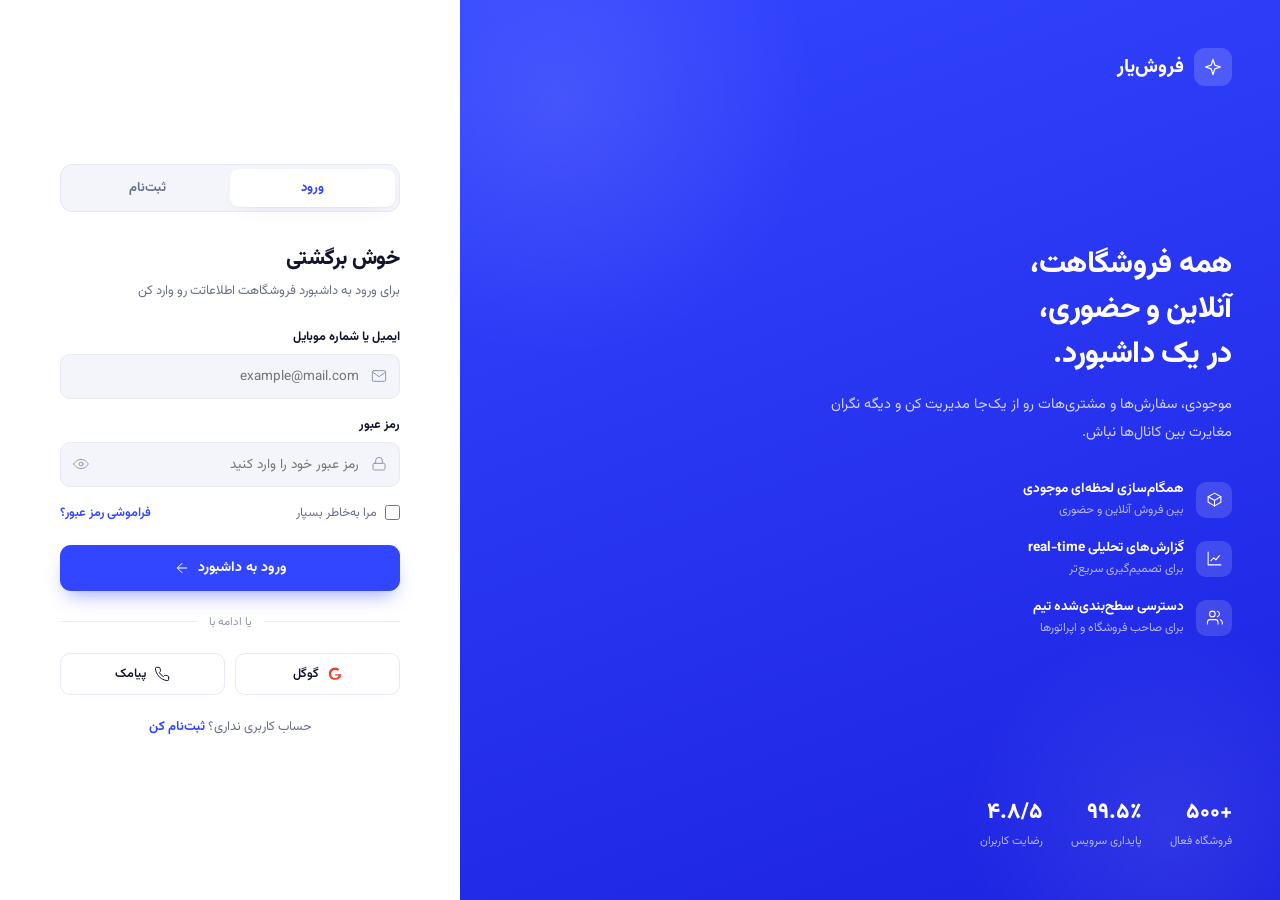
<file: index.html>
<!doctype html>
<html lang="fa" dir="rtl">
  <head>
    <meta charset="UTF-8" />
    <meta name="viewport" content="width=device-width, initial-scale=1.0, viewport-fit=cover" />
    <meta name="theme-color" content="#3346ff" />
    <title>فروش‌یار | ورود و ثبت‌نام</title>

    <link rel="preconnect" href="https://fonts.googleapis.com" />
    <link rel="preconnect" href="https://fonts.gstatic.com" crossorigin />
    <link
      href="https://fonts.googleapis.com/css2?family=Vazirmatn:wght@400;500;600;700;800&display=swap"
      rel="stylesheet"
    />

    <link rel="stylesheet" href="css/base.css" />
    <link rel="stylesheet" href="css/auth.css" />
  </head>

  <body>
    <div class="auth-shell">
      <!-- ============ Brand panel (hidden under 940px) ============ -->
      <section class="auth-brand">
        <div class="auth-logo">
          <div class="auth-logo-mark" data-icon="sparkle"></div>
          <div class="auth-logo-name">فروش‌یار</div>
        </div>

        <div class="auth-pitch">
          <h2>همه فروشگاهت،<br />آنلاین و حضوری،<br />در یک داشبورد.</h2>
          <p>موجودی، سفارش‌ها و مشتری‌هات رو از یک‌جا مدیریت کن و دیگه نگران مغایرت بین کانال‌ها نباش.</p>

          <div class="feature-list">
            <div class="feature">
              <div class="feature-icon" data-icon="inventory"></div>
              <div><b>همگام‌سازی لحظه‌ای موجودی</b><span>بین فروش آنلاین و حضوری</span></div>
            </div>
            <div class="feature">
              <div class="feature-icon" data-icon="analytics"></div>
              <div><b>گزارش‌های تحلیلی real-time</b><span>برای تصمیم‌گیری سریع‌تر</span></div>
            </div>
            <div class="feature">
              <div class="feature-icon" data-icon="customers"></div>
              <div><b>دسترسی سطح‌بندی‌شده تیم</b><span>برای صاحب فروشگاه و اپراتورها</span></div>
            </div>
          </div>
        </div>

        <div class="auth-stats">
          <div><b>+۵۰۰</b><span>فروشگاه فعال</span></div>
          <div><b>۹۹.۵٪</b><span>پایداری سرویس</span></div>
          <div><b>۴.۸/۵</b><span>رضایت کاربران</span></div>
        </div>
      </section>

      <!-- ============ Form panel ============ -->
      <section class="auth-form-panel">
        <div class="auth-form-wrap">
          <div class="auth-tabs" role="tablist">
            <button class="auth-tab active" data-view="login" role="tab">ورود</button>
            <button class="auth-tab" data-view="signup" role="tab">ثبت‌نام</button>
          </div>

          <!-- ---------- Login ---------- -->
          <div class="auth-view active" id="view-login">
            <div class="auth-head">
              <h1>خوش برگشتی</h1>
              <p>برای ورود به داشبورد فروشگاهت اطلاعاتت رو وارد کن</p>
            </div>

            <form data-auth-form="login">
              <div class="auth-field">
                <label for="login-user">ایمیل یا شماره موبایل</label>
                <div class="input-wrap">
                  <span class="input-icon" data-icon="mail"></span>
                  <input id="login-user" type="text" placeholder="example@mail.com" required />
                </div>
              </div>

              <div class="auth-field">
                <label for="login-pass">رمز عبور</label>
                <div class="input-wrap">
                  <span class="input-icon" data-icon="lock"></span>
                  <input id="login-pass" type="password" placeholder="رمز عبور خود را وارد کنید" required />
                  <button
                    type="button"
                    class="toggle-eye"
                    data-toggle-password="login-pass"
                    data-icon="eye"
                    aria-label="نمایش رمز"
                  ></button>
                </div>
              </div>

              <div class="row-between">
                <label class="check"><input type="checkbox" />مرا به‌خاطر بسپار</label>
                <a href="#" class="text-link">فراموشی رمز عبور؟</a>
              </div>

              <button class="btn-submit" type="submit">
                <span>ورود به داشبورد</span><i data-icon="arrowLeft"></i>
              </button>
            </form>

            <div class="divider">یا ادامه با</div>
            <div class="social-row">
              <button class="social-btn" type="button" data-icon="google">گوگل</button>
              <button class="social-btn" type="button" data-icon="phone">پیامک</button>
            </div>

            <div class="switch-line">
              حساب کاربری نداری؟ <button type="button" data-view="signup">ثبت‌نام کن</button>
            </div>
          </div>

          <!-- ---------- Sign up ---------- -->
          <div class="auth-view" id="view-signup">
            <div class="auth-head">
              <h1>ساخت حساب فروشگاه</h1>
              <p>در کمتر از ۲ دقیقه فروشگاهت رو راه بنداز</p>
            </div>

            <form data-auth-form="signup">
              <div class="auth-field">
                <label for="signup-store">نام فروشگاه</label>
                <div class="input-wrap">
                  <span class="input-icon" data-icon="store"></span>
                  <input id="signup-store" type="text" placeholder="مثلاً فروشگاه رزا" required />
                </div>
              </div>

              <div class="auth-field">
                <label for="signup-user">ایمیل یا شماره موبایل</label>
                <div class="input-wrap">
                  <span class="input-icon" data-icon="mail"></span>
                  <input id="signup-user" type="text" placeholder="example@mail.com" required />
                </div>
              </div>

              <div class="auth-field">
                <label for="signup-pass">رمز عبور</label>
                <div class="input-wrap">
                  <span class="input-icon" data-icon="lock"></span>
                  <input id="signup-pass" type="password" placeholder="حداقل ۸ کاراکتر" minlength="8" required />
                  <button
                    type="button"
                    class="toggle-eye"
                    data-toggle-password="signup-pass"
                    data-icon="eye"
                    aria-label="نمایش رمز"
                  ></button>
                </div>
                <div class="strength" id="strength">
                  <div></div>
                  <div></div>
                  <div></div>
                  <div></div>
                </div>
              </div>

              <div class="auth-field" style="margin-bottom: 20px">
                <label class="check">
                  <input type="checkbox" required />
                  <span>با <a href="#" class="text-link">قوانین و حریم خصوصی</a> فروش‌یار موافقم</span>
                </label>
              </div>

              <button class="btn-submit" type="submit">
                <span>ایجاد حساب فروشگاه</span><i data-icon="arrowLeft"></i>
              </button>
            </form>

            <div class="switch-line" style="margin-top: 22px">
              قبلاً ثبت‌نام کردی؟ <button type="button" data-view="login">وارد شو</button>
            </div>
          </div>
        </div>
      </section>
    </div>

    <script src="js/icons.js"></script>
    <script src="js/auth.js"></script>
  </body>
</html>
</file>
<file: css/base.css>
/* ==========================================================================
   base.css — design tokens, reset and tiny shared utilities
   --------------------------------------------------------------------------
   Responsive breakpoints used across the whole project (max-width):
     1180px  small laptop   → 4-column grids become 2 columns
      980px  tablet         → two-column layouts stack
      860px  tablet / phone → sidebar turns into a slide-in drawer
      680px  phone          → single column, tighter spacing
      420px  small phone    → icon-only buttons, smallest paddings
   ========================================================================== */

:root {
  /* Brand */
  --brand-1: #3346ff;
  --brand-2: #1c22e0;
  --accent: #3346ff;
  --accent-soft: #eaecff;

  /* Surfaces & text */
  --bg: #f3f5fb;
  --surface: #ffffff;
  --text: #12142b;
  --text-muted: #6b7089;
  --text-faint: #9296ac;
  --border: #e7e9f3;

  /* Status colors */
  --success: #16a34a;
  --success-soft: #e7f8ee;
  --warning: #d97706;
  --warning-soft: #fdf3e3;
  --danger: #dc2626;
  --danger-soft: #fce9e9;
  --info: #0891b2;
  --info-soft: #e3f6fa;

  /* Shape & depth */
  --radius-lg: 18px;
  --radius-md: 12px;
  --radius-sm: 10px;
  --shadow: 0 1px 2px rgba(18, 20, 43, 0.04), 0 8px 24px -12px rgba(18, 20, 43, 0.1);
  --shadow-pop: 0 18px 40px -12px rgba(18, 20, 43, 0.22);

  /* Layout */
  --sidebar-width: 248px;
}

/* ---------- Reset ---------- */
*,
*::before,
*::after {
  box-sizing: border-box;
  margin: 0;
  padding: 0;
}

html {
  -webkit-text-size-adjust: 100%;
}

body {
  font-family: "Vazirmatn", sans-serif;
  font-size: 14px;
  color: var(--text);
  background: var(--bg);
  min-height: 100vh;
  overflow-x: hidden;
  -webkit-font-smoothing: antialiased;
}

::selection {
  background: var(--accent-soft);
}

a {
  color: inherit;
  text-decoration: none;
}

button {
  font-family: inherit;
  color: inherit;
  cursor: pointer;
}

input,
select {
  font-family: inherit;
  color: inherit;
}

svg,
canvas {
  max-width: 100%;
}

table {
  border-collapse: collapse;
  width: 100%;
}

::-webkit-scrollbar {
  width: 8px;
  height: 8px;
}

::-webkit-scrollbar-thumb {
  background: #d7dae8;
  border-radius: 8px;
}

/* ---------- Utilities ---------- */
.grid {
  display: grid;
  gap: 16px;
}

/* Grid children are allowed to shrink — prevents charts/tables from
   forcing the layout wider than the screen. */
.grid > * {
  min-width: 0;
}

.row {
  display: flex;
  align-items: center;
}

.hidden {
  display: none !important;
}
</file>
<file: css/auth.css>
/* ==========================================================================
   auth.css — login / sign-up page
   Layout: brand panel on the right, form on the left (RTL).
   Under 940px the brand panel is hidden and only the form remains.
   ========================================================================== */

.auth-shell {
  display: grid;
  grid-template-columns: minmax(0, 1fr) 460px;
  min-height: 100vh;
}

/* ---------- Brand panel ---------- */
.auth-brand {
  position: relative;
  display: flex;
  flex-direction: column;
  justify-content: space-between;
  gap: 32px;
  padding: 48px;
  overflow: hidden;
  color: #fff;
  background: linear-gradient(160deg, var(--brand-1), var(--brand-2));
}

/* Soft decorative glows */
.auth-brand::before,
.auth-brand::after {
  content: "";
  position: absolute;
  border-radius: 50%;
  pointer-events: none;
}

.auth-brand::before {
  top: -160px;
  left: -160px;
  width: 520px;
  height: 520px;
  background: radial-gradient(circle, rgba(255, 255, 255, 0.1), transparent 70%);
}

.auth-brand::after {
  bottom: -140px;
  right: -100px;
  width: 420px;
  height: 420px;
  background: radial-gradient(circle, rgba(255, 255, 255, 0.08), transparent 70%);
}

.auth-brand > * {
  position: relative;
  z-index: 1;
}

.auth-logo {
  display: flex;
  align-items: center;
  gap: 10px;
}

.auth-logo-mark {
  width: 38px;
  height: 38px;
  display: flex;
  align-items: center;
  justify-content: center;
  border-radius: 11px;
  background: rgba(255, 255, 255, 0.16);
}

.auth-logo-mark svg {
  width: 20px;
  height: 20px;
}

.auth-logo-name {
  font-size: 19px;
  font-weight: 800;
}

.auth-pitch {
  max-width: 420px;
}

.auth-pitch h2 {
  margin-bottom: 14px;
  font-size: 30px;
  font-weight: 800;
  line-height: 1.5;
  letter-spacing: -0.3px;
}

.auth-pitch > p {
  margin-bottom: 32px;
  font-size: 14.5px;
  line-height: 1.9;
  color: rgba(255, 255, 255, 0.78);
}

.feature-list {
  display: flex;
  flex-direction: column;
  gap: 16px;
}

.feature {
  display: flex;
  align-items: center;
  gap: 12px;
}

.feature-icon {
  width: 36px;
  height: 36px;
  display: flex;
  align-items: center;
  justify-content: center;
  flex-shrink: 0;
  border-radius: var(--radius-sm);
  background: rgba(255, 255, 255, 0.14);
}

.feature-icon svg {
  width: 17px;
  height: 17px;
}

.feature b {
  display: block;
  font-size: 13.5px;
  font-weight: 700;
}

.feature span {
  font-size: 12px;
  color: rgba(255, 255, 255, 0.65);
}

.auth-stats {
  display: flex;
  flex-wrap: wrap;
  gap: 28px;
}

.auth-stats b {
  display: block;
  font-size: 22px;
  font-weight: 800;
}

.auth-stats span {
  font-size: 11.5px;
  color: rgba(255, 255, 255, 0.65);
}

/* ---------- Form panel ---------- */
.auth-form-panel {
  display: flex;
  align-items: center;
  justify-content: center;
  padding: 40px 44px;
  background: var(--surface);
}

.auth-form-wrap {
  width: 100%;
  max-width: 340px;
}

.auth-tabs {
  display: flex;
  margin-bottom: 30px;
  padding: 4px;
  background: var(--bg);
  border: 1px solid var(--border);
  border-radius: var(--radius-md);
}

.auth-tab {
  flex: 1;
  padding: 9px 0;
  border: none;
  border-radius: 9px;
  font-size: 13px;
  font-weight: 700;
  color: var(--text-muted);
  background: transparent;
  transition:
    background 0.15s,
    color 0.15s;
}

.auth-tab.active {
  color: var(--accent);
  background: var(--surface);
  box-shadow: var(--shadow);
}

.auth-view {
  display: none;
}

.auth-view.active {
  display: block;
}

.auth-head {
  margin-bottom: 26px;
}

.auth-head h1 {
  margin-bottom: 6px;
  font-size: 21px;
  font-weight: 800;
  letter-spacing: -0.2px;
}

.auth-head p {
  font-size: 13px;
  color: var(--text-muted);
}

/* ---------- Fields ---------- */
.auth-field {
  margin-bottom: 16px;
}

.auth-field > label {
  display: block;
  margin-bottom: 7px;
  font-size: 12.5px;
  font-weight: 700;
}

.input-wrap {
  position: relative;
}

/* Icon on the right (start side) of the input */
.input-icon {
  position: absolute;
  top: 50%;
  right: 13px;
  display: flex;
  color: var(--text-faint);
  transform: translateY(-50%);
  pointer-events: none;
}

.input-icon svg {
  width: 16px;
  height: 16px;
}

.input-wrap input {
  width: 100%;
  padding: 11px 40px;
  font-size: 13.5px;
  outline: none;
  background: var(--bg);
  border: 1px solid var(--border);
  border-radius: var(--radius-sm);
  transition:
    border-color 0.15s,
    background 0.15s;
}

.input-wrap input:focus {
  background: var(--surface);
  border-color: var(--accent);
}

.toggle-eye {
  position: absolute;
  top: 50%;
  left: 13px;
  display: flex;
  padding: 0;
  color: var(--text-faint);
  background: none;
  border: none;
  transform: translateY(-50%);
}

.toggle-eye svg {
  width: 16px;
  height: 16px;
}

.strength {
  display: flex;
  gap: 4px;
  margin-top: 8px;
}

.strength div {
  flex: 1;
  height: 4px;
  border-radius: 3px;
  background: var(--border);
}

.row-between {
  display: flex;
  align-items: center;
  justify-content: space-between;
  flex-wrap: wrap;
  gap: 8px;
  margin-bottom: 22px;
}

.check {
  display: flex;
  align-items: center;
  gap: 8px;
  font-size: 12.5px;
  color: var(--text-muted);
}

.check input {
  width: 15px;
  height: 15px;
  accent-color: var(--accent);
}

.text-link {
  font-size: 12.5px;
  font-weight: 600;
  color: var(--accent);
}

/* ---------- Buttons ---------- */
.btn-submit {
  width: 100%;
  display: flex;
  align-items: center;
  justify-content: center;
  gap: 8px;
  padding: 12px 0;
  border: none;
  border-radius: 11px;
  font-size: 14px;
  font-weight: 700;
  color: #fff;
  background: var(--accent);
  box-shadow: 0 10px 20px -8px rgba(51, 70, 255, 0.55);
  transition:
    opacity 0.15s,
    transform 0.1s;
}

.btn-submit:active {
  transform: scale(0.98);
}

.btn-submit:disabled {
  opacity: 0.7;
  cursor: progress;
}

.btn-submit i {
  display: flex;
}

.btn-submit svg {
  width: 16px;
  height: 16px;
}

.divider {
  display: flex;
  align-items: center;
  gap: 12px;
  margin: 22px 0;
  font-size: 11.5px;
  color: var(--text-faint);
}

.divider::before,
.divider::after {
  content: "";
  flex: 1;
  height: 1px;
  background: var(--border);
}

.social-row {
  display: flex;
  gap: 10px;
  margin-bottom: 22px;
}

.social-btn {
  flex: 1;
  display: flex;
  align-items: center;
  justify-content: center;
  gap: 8px;
  padding: 10px 0;
  font-size: 12.5px;
  font-weight: 600;
  background: var(--surface);
  border: 1px solid var(--border);
  border-radius: var(--radius-sm);
}

.social-btn svg {
  width: 16px;
  height: 16px;
}

.switch-line {
  font-size: 13px;
  text-align: center;
  color: var(--text-muted);
}

.switch-line button {
  padding: 0;
  font-size: inherit;
  font-weight: 700;
  color: var(--accent);
  background: none;
  border: none;
}

/* ==========================================================================
   Responsive
   ========================================================================== */

@media (max-width: 1100px) {
  .auth-shell {
    grid-template-columns: minmax(0, 1fr) 400px;
  }

  .auth-brand {
    padding: 36px;
  }

  .auth-pitch h2 {
    font-size: 26px;
  }
}

@media (max-width: 940px) {
  .auth-shell {
    grid-template-columns: minmax(0, 1fr);
  }

  .auth-brand {
    display: none;
  }

  .auth-form-panel {
    min-height: 100vh;
    padding: 32px 20px;
  }
}

@media (max-width: 420px) {
  .auth-form-wrap {
    max-width: 100%;
  }

  .auth-tabs {
    margin-bottom: 22px;
  }

  .auth-head h1 {
    font-size: 19px;
  }

  .social-row {
    flex-direction: column;
  }
}
</file>
